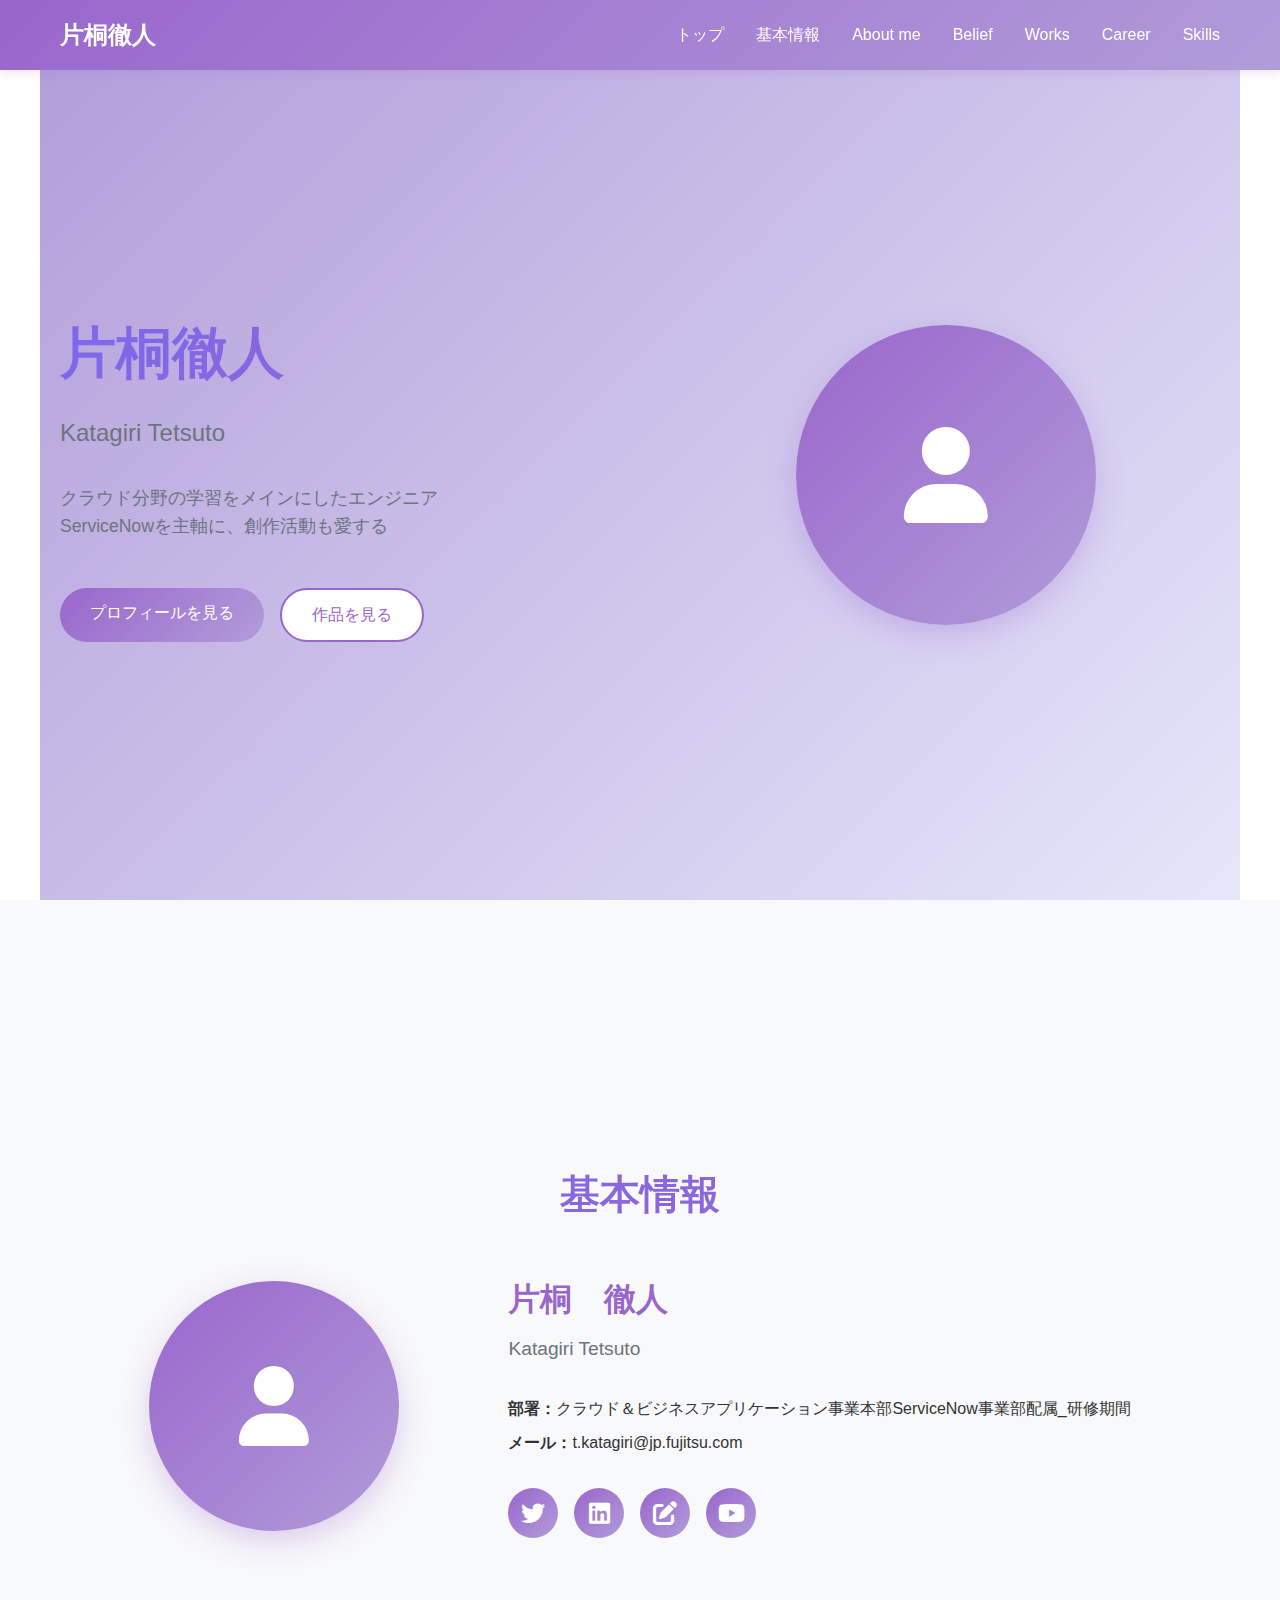
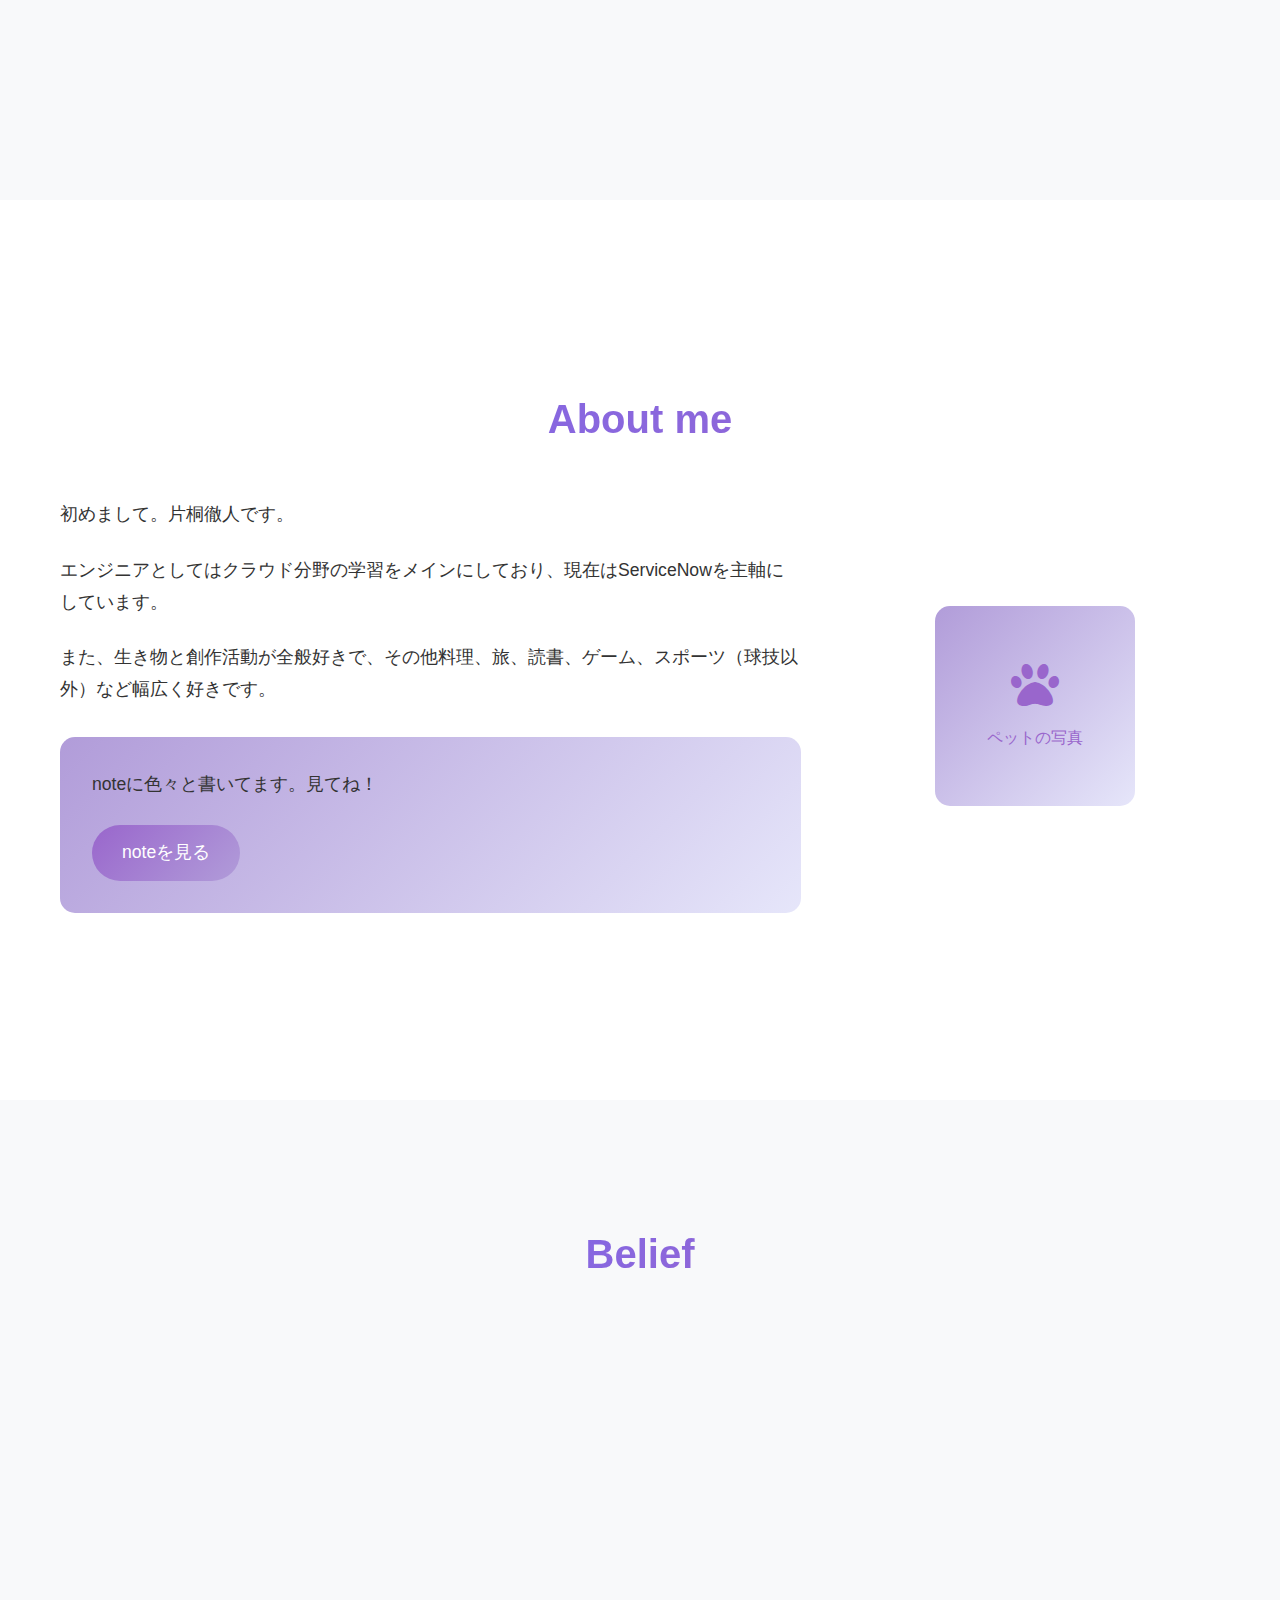
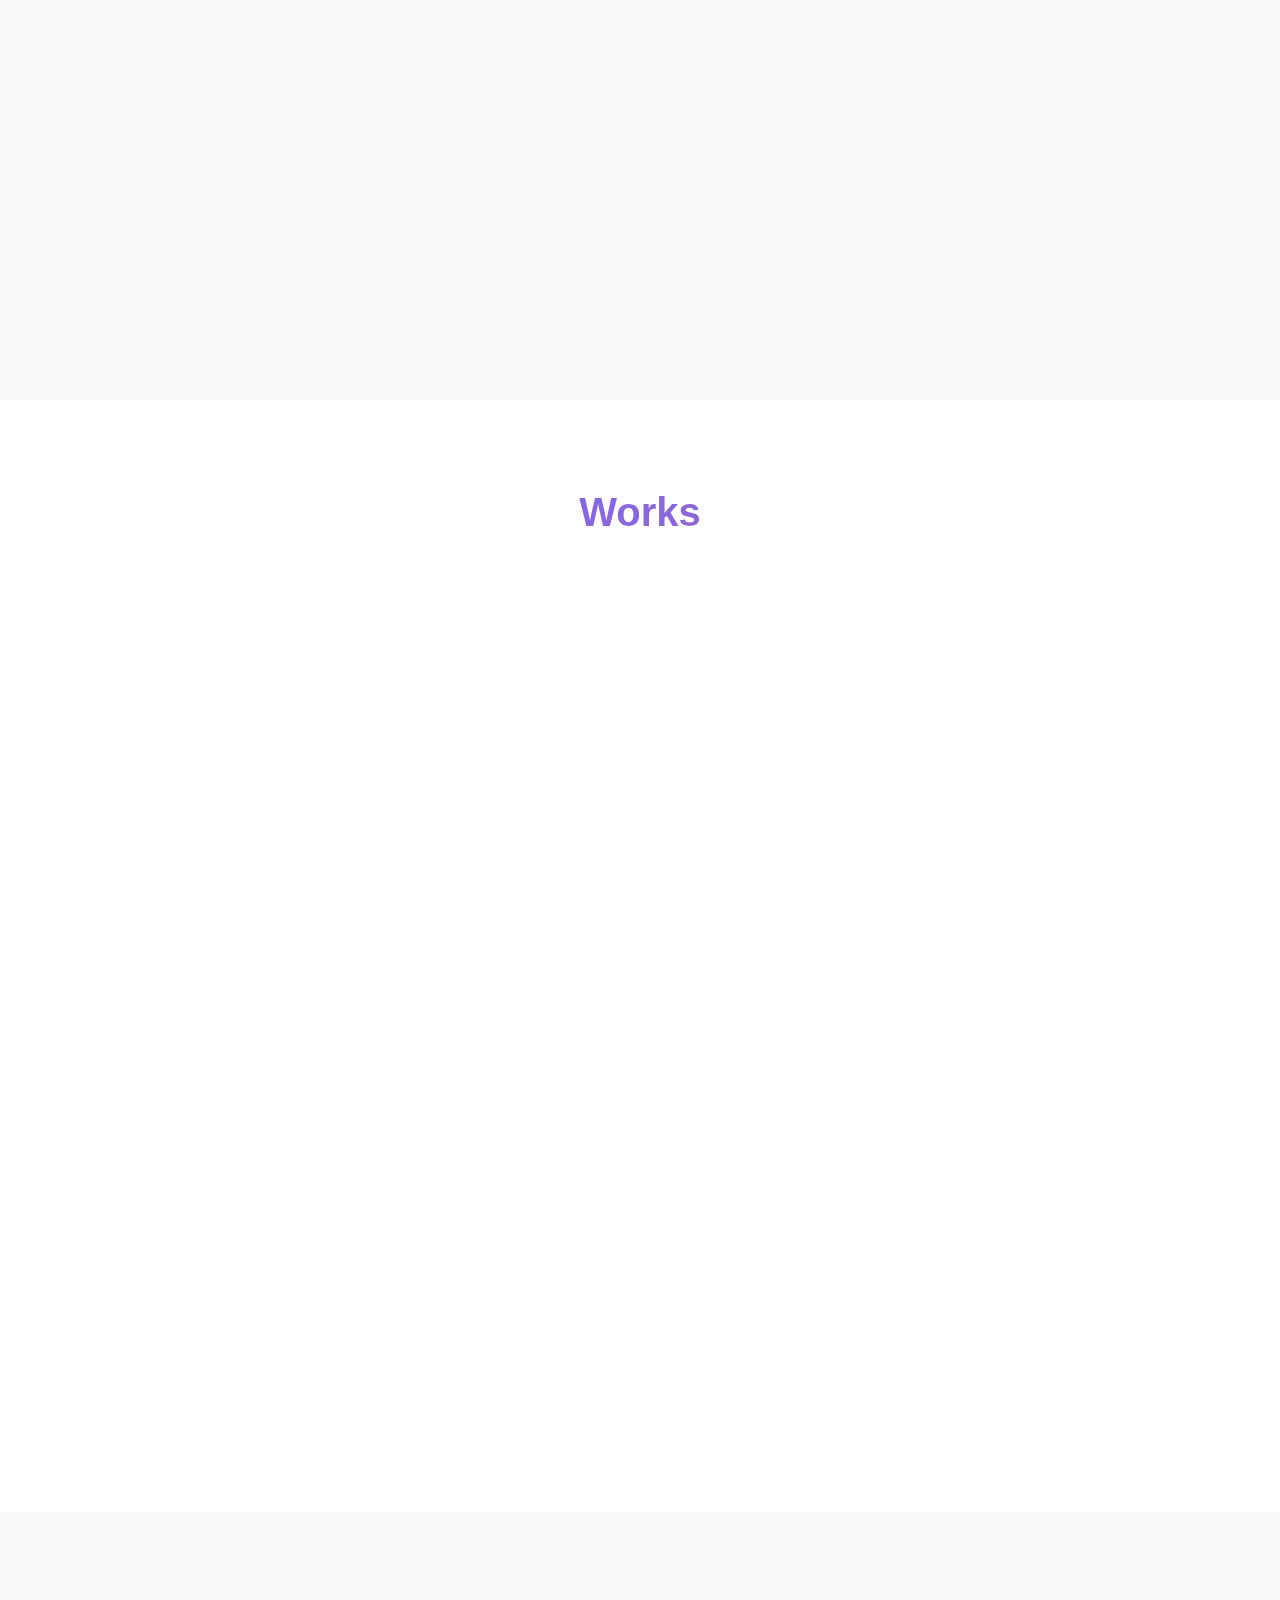
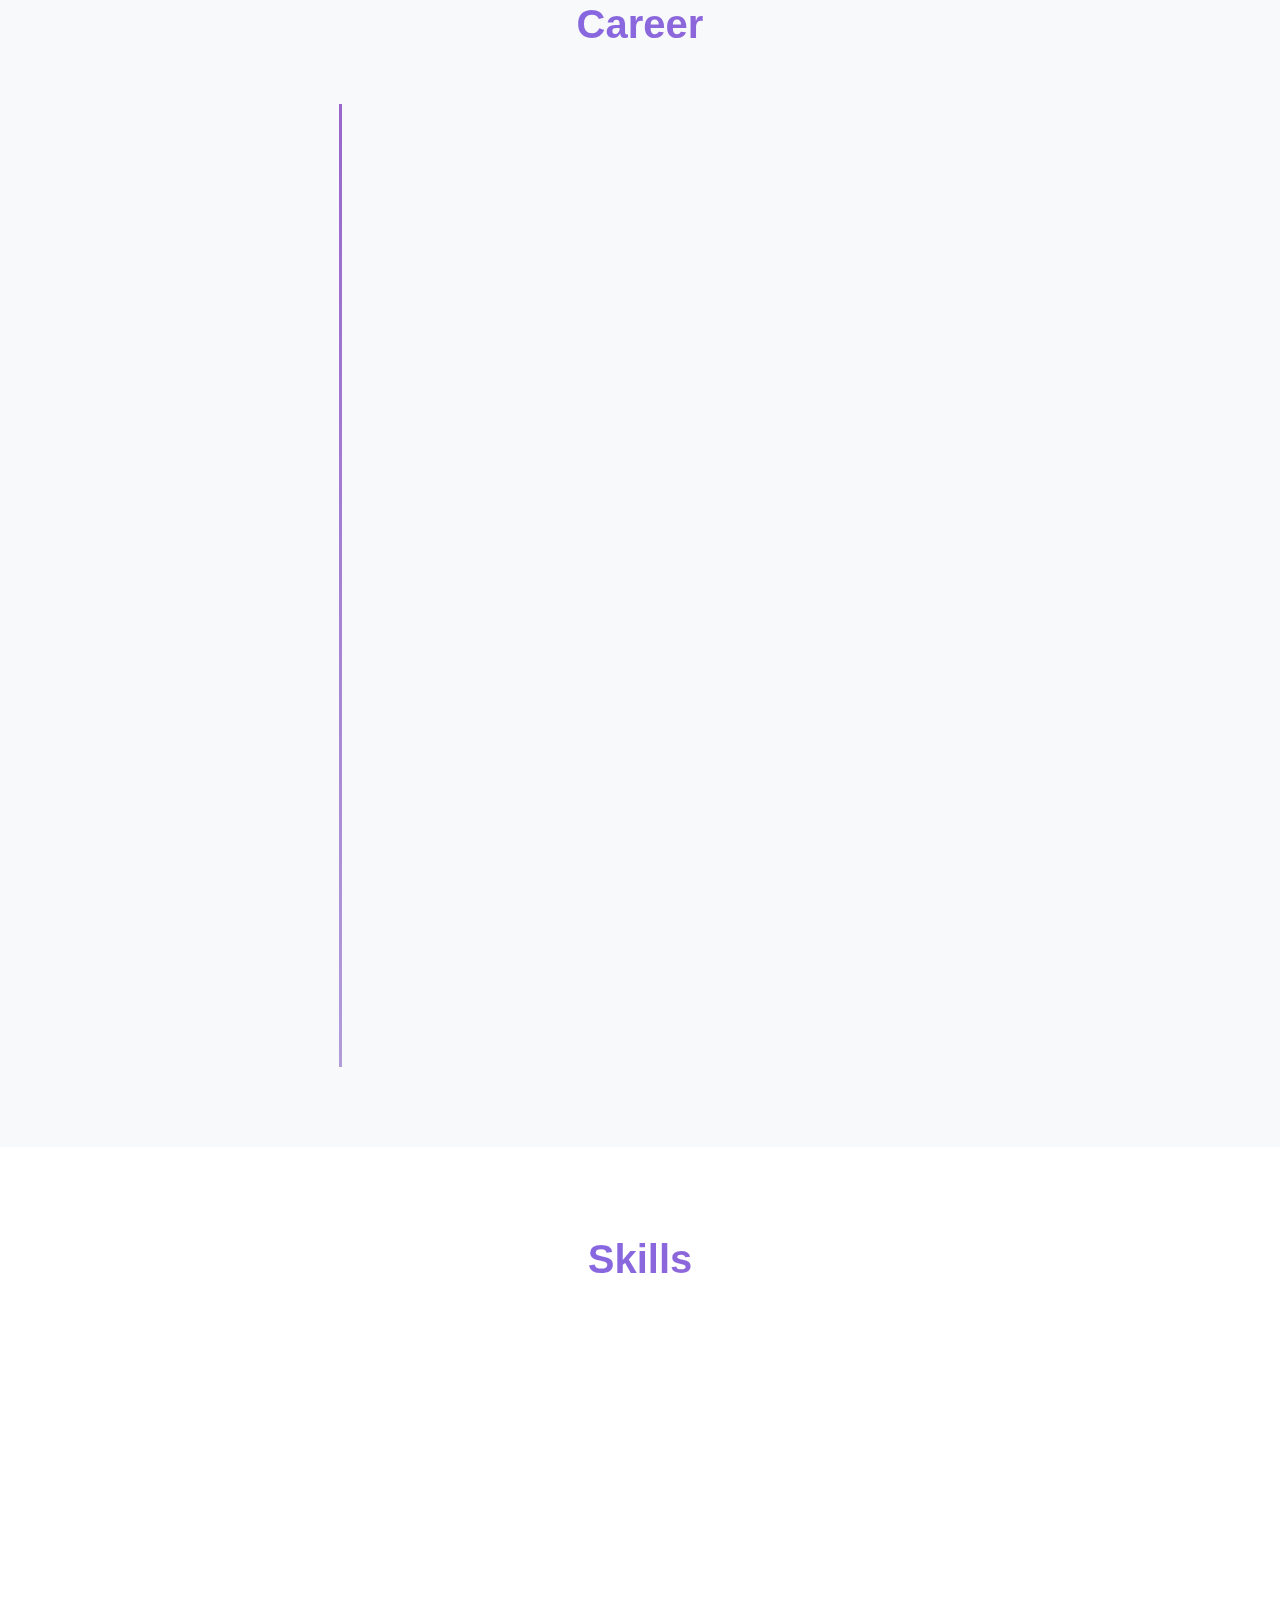
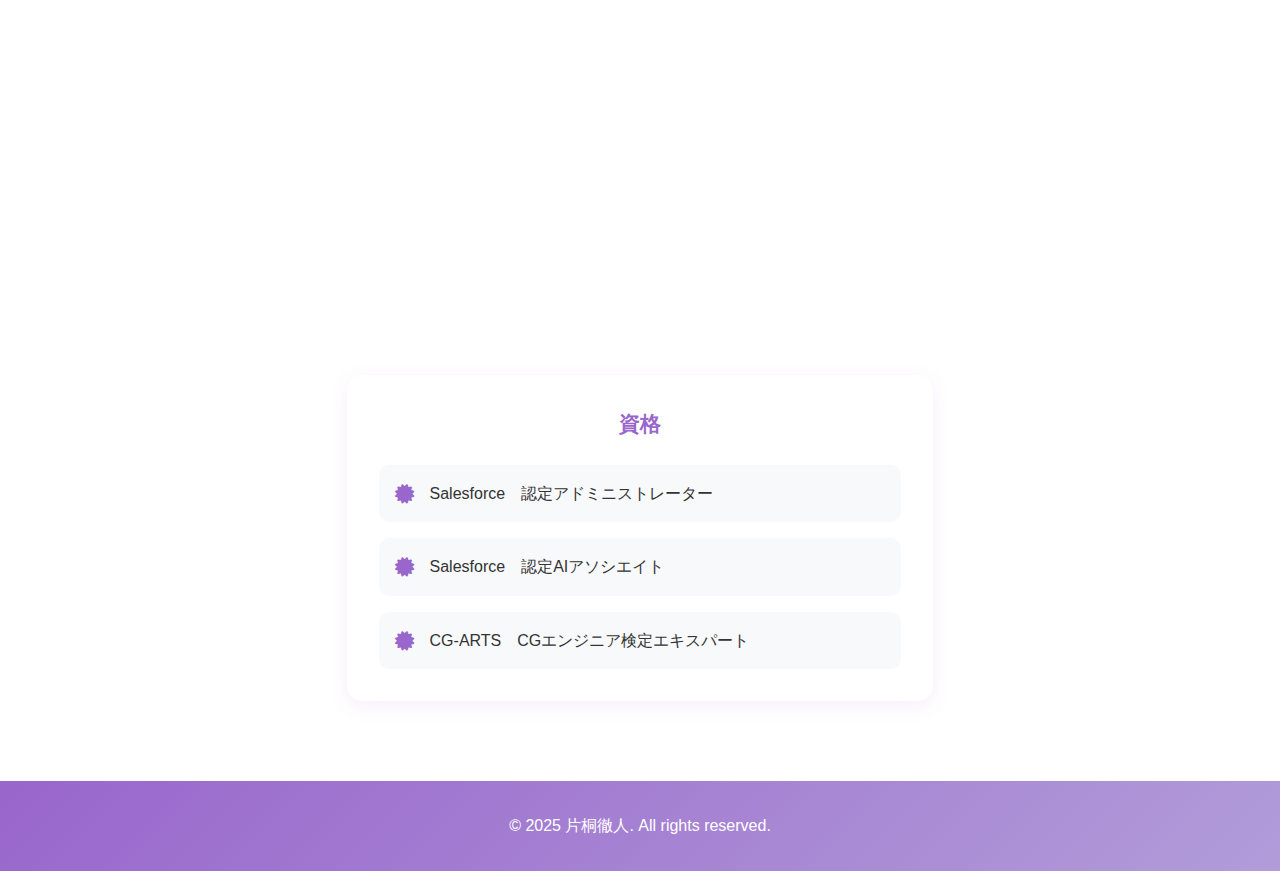
<file: index.html>
<!DOCTYPE html>
<html lang="ja">
  <head>
    <meta charset="UTF-8" />
    <meta name="viewport" content="width=device-width, initial-scale=1.0" />
    <title>片桐徹人 - 自己紹介</title>
    <link rel="stylesheet" href="styles.css" />
    <link
      href="https://cdnjs.cloudflare.com/ajax/libs/font-awesome/6.0.0/css/all.min.css"
      rel="stylesheet"
    />
  </head>
  <body>
    <!-- 戻るボタン (iframeで表示されている場合のみ表示) -->
    <button id="backButton" class="back-button" style="display: none">
      <i class="fas fa-arrow-left"></i>
      元のページに戻る
    </button>

    <!-- Navigation -->
    <nav class="navbar">
      <div class="nav-container">
        <div class="nav-logo">片桐徹人</div>
        <ul class="nav-menu">
          <li><a href="#home">トップ</a></li>
          <li><a href="#profile">基本情報</a></li>
          <li><a href="#about">About me</a></li>
          <li><a href="#belief">Belief</a></li>
          <li><a href="#works">Works</a></li>
          <li><a href="#career">Career</a></li>
          <li><a href="#skills">Skills</a></li>
        </ul>
      </div>
    </nav>

    <!-- Hero Section -->
    <section id="home" class="hero">
      <div class="hero-content">
        <h1 class="hero-title">片桐徹人</h1>
        <p class="hero-subtitle">Katagiri Tetsuto</p>
        <div class="hero-description">
          <p>クラウド分野の学習をメインにしたエンジニア</p>
          <p>ServiceNowを主軸に、創作活動も愛する</p>
        </div>
        <div class="hero-buttons">
          <a href="#profile" class="btn btn-primary">プロフィールを見る</a>
          <a href="#works" class="btn btn-secondary">作品を見る</a>
        </div>
      </div>
      <div class="hero-image">
        <div class="profile-placeholder">
          <i class="fas fa-user"></i>
        </div>
      </div>
    </section>

    <!-- Profile Section -->
    <section id="profile" class="profile">
      <div class="container">
        <h2 class="section-title">基本情報</h2>
        <div class="profile-content">
          <div class="profile-image">
            <div class="profile-placeholder">
              <i class="fas fa-user"></i>
            </div>
          </div>
          <div class="profile-info">
            <h3>片桐　徹人</h3>
            <p class="profile-english">Katagiri Tetsuto</p>
            <div class="profile-details">
              <p>
                <strong>部署：</strong
                >クラウド＆ビジネスアプリケーション事業本部ServiceNow事業部配属_研修期間
              </p>
              <p><strong>メール：</strong>t.katagiri@jp.fujitsu.com</p>
            </div>
            <div class="social-links">
              <a
                href="https://x.com/Azamiushi"
                target="_blank"
                class="social-link"
              >
                <i class="fab fa-twitter"></i>
              </a>
              <a
                href="https://www.linkedin.com/in/徹人-片桐-9ab055322"
                target="_blank"
                class="social-link"
              >
                <i class="fab fa-linkedin"></i>
              </a>
              <a
                href="https://note.com/katagiri_tetsuto"
                target="_blank"
                class="social-link"
              >
                <i class="fas fa-edit"></i>
              </a>
              <a
                href="https://youtube.com/@azamiushi"
                target="_blank"
                class="social-link"
              >
                <i class="fab fa-youtube"></i>
              </a>
            </div>
          </div>
        </div>
      </div>
    </section>

    <!-- About Section -->
    <section id="about" class="about">
      <div class="container">
        <h2 class="section-title">About me</h2>
        <div class="about-content">
          <div class="about-text">
            <p>初めまして。片桐徹人です。</p>
            <p>
              エンジニアとしてはクラウド分野の学習をメインにしており、現在はServiceNowを主軸にしています。
            </p>
            <p>
              また、生き物と創作活動が全般好きで、その他料理、旅、読書、ゲーム、スポーツ（球技以外）など幅広く好きです。
            </p>
            <div class="note-section">
              <p>noteに色々と書いてます。見てね！</p>
              <a
                href="https://note.com/katagiri_tetsuto"
                target="_blank"
                class="btn btn-primary"
                >noteを見る</a
              >
            </div>
          </div>
          <div class="about-image">
            <div class="pet-placeholder">
              <i class="fas fa-paw"></i>
              <p>ペットの写真</p>
            </div>
          </div>
        </div>
      </div>
    </section>

    <!-- Belief Section -->
    <section id="belief" class="belief">
      <div class="container">
        <h2 class="section-title">Belief</h2>
        <div class="belief-content">
          <div class="belief-card">
            <h3>モットー</h3>
            <p>変化と学びを積み重ね、好きと面白いに従って行動する</p>
          </div>
          <div class="belief-card">
            <h3>ロールモデル</h3>
            <p><strong>フリーレン</strong></p>
            <p>理由は下記の記事を見てね！</p>
            <a
              href="https://note.com/katagiri_tetsuto"
              target="_blank"
              class="btn btn-secondary"
              >記事を読む</a
            >
          </div>
        </div>
      </div>
    </section>

    <!-- Works Section -->
    <section id="works" class="works">
      <div class="container">
        <h2 class="section-title">Works</h2>
        <div class="works-grid">
          <div class="work-card">
            <div class="work-image">
              <i class="fas fa-cube"></i>
            </div>
            <div class="work-content">
              <h3>The Backrooms再現</h3>
              <p>Blenderを用いてThe Backroomsを再現しました。</p>
              <a
                href="https://youtube.com/@azamiushi"
                target="_blank"
                class="work-video"
              >
                <i class="fas fa-play-circle"></i>
                <span>動画を見る</span>
              </a>
            </div>
          </div>
          <div class="work-card">
            <div class="work-image">
              <i class="fas fa-video"></i>
            </div>
            <div class="work-content">
              <h3>その他最近の作成</h3>
              <p>様々な創作活動を行っています。</p>
              <a
                href="https://youtube.com/@azamiushi"
                target="_blank"
                class="work-video"
              >
                <i class="fas fa-play-circle"></i>
                <span>動画を見る</span>
              </a>
            </div>
          </div>
        </div>
      </div>
    </section>

    <!-- Career Section -->
    <section id="career" class="career">
      <div class="container">
        <h2 class="section-title">Career</h2>
        <div class="timeline">
          <div class="timeline-item">
            <div class="timeline-date">2021年4月 ～ 2025年3月</div>
            <div class="timeline-content">
              <h3>広島大学</h3>
              <ul>
                <li>情報科学科情報科学部 情報科学科</li>
                <li>ビジュアル情報学研究室</li>
                <li>体育会体操部 主将</li>
                <li>en-courage CS</li>
              </ul>
            </div>
          </div>
          <div class="timeline-item">
            <div class="timeline-date">2023年3月 ～ 2025年1月</div>
            <div class="timeline-content">
              <h3>ServiceNow</h3>
              <ul>
                <li>アカデミックプログラム（人材育成プログラム）</li>
              </ul>
            </div>
          </div>
          <div class="timeline-item">
            <div class="timeline-date">2024年11月 ～ 2025年5月</div>
            <div class="timeline-content">
              <h3>Salesforce</h3>
              <ul>
                <li>Pathfinder 第六期生（人材育成プログラム）</li>
              </ul>
            </div>
          </div>
          <div class="timeline-item">
            <div class="timeline-date">2025年4月 ～</div>
            <div class="timeline-content">
              <h3>Fujitsu</h3>
              <ul>
                <li>内定者アンバサダー　WelcomeMeetUp担当</li>
                <li>
                  クラウド＆ビジネスアプリケーション事業本部 ServiceNow部門
                </li>
                <li>導入研修F24サブリーダー、Role別研修CL02リーダー</li>
              </ul>
            </div>
          </div>
          <div class="timeline-item">
            <div class="timeline-date">2025年5月 ～</div>
            <div class="timeline-content">
              <h3>国立研究開発法人情報通信研究機構</h3>
              <ul>
                <li>
                  SecHack365（サイバーセキュリティに関する研究・開発プログラム）
                </li>
              </ul>
            </div>
          </div>
        </div>
      </div>
    </section>

    <!-- Skills Section -->
    <section id="skills" class="skills">
      <div class="container">
        <h2 class="section-title">Skills</h2>
        <div class="skills-grid">
          <div class="skill-category">
            <h3>Languages</h3>
            <div class="skill-tags">
              <span class="skill-tag">C</span>
              <span class="skill-tag">C#</span>
              <span class="skill-tag">Java</span>
              <span class="skill-tag">Python</span>
              <span class="skill-tag">Rust</span>
              <span class="skill-tag">JavaScript</span>
              <span class="skill-tag">Dart</span>
            </div>
          </div>
          <div class="skill-category">
            <h3>Frameworks</h3>
            <div class="skill-tags">
              <span class="skill-tag">Flutter</span>
              <span class="skill-tag">pygame</span>
              <span class="skill-tag">OpenCV</span>
              <span class="skill-tag">Scikit-learn</span>
            </div>
          </div>
          <div class="skill-category">
            <h3>Cloud Services</h3>
            <div class="skill-tags">
              <span class="skill-tag">ServiceNow</span>
              <span class="skill-tag">Salesforce</span>
              <span class="skill-tag">Google Cloud</span>
              <span class="skill-tag">Amazon Web Service</span>
            </div>
          </div>
          <div class="skill-category">
            <h3>Others</h3>
            <div class="skill-tags">
              <span class="skill-tag">HTML</span>
              <span class="skill-tag">CSS</span>
              <span class="skill-tag">SQL</span>
            </div>
          </div>
        </div>
        <div class="certifications">
          <h3>資格</h3>
          <div class="cert-list">
            <div class="cert-item">
              <i class="fas fa-certificate"></i>
              <span>Salesforce　認定アドミニストレーター</span>
            </div>
            <div class="cert-item">
              <i class="fas fa-certificate"></i>
              <span>Salesforce　認定AIアソシエイト</span>
            </div>
            <div class="cert-item">
              <i class="fas fa-certificate"></i>
              <span>CG-ARTS　CGエンジニア検定エキスパート</span>
            </div>
          </div>
        </div>
      </div>
    </section>

    <!-- Footer -->
    <footer class="footer">
      <div class="container">
        <p>&copy; 2025 片桐徹人. All rights reserved.</p>
      </div>
    </footer>

    <script src="script.js"></script>
  </body>
</html>
</file>
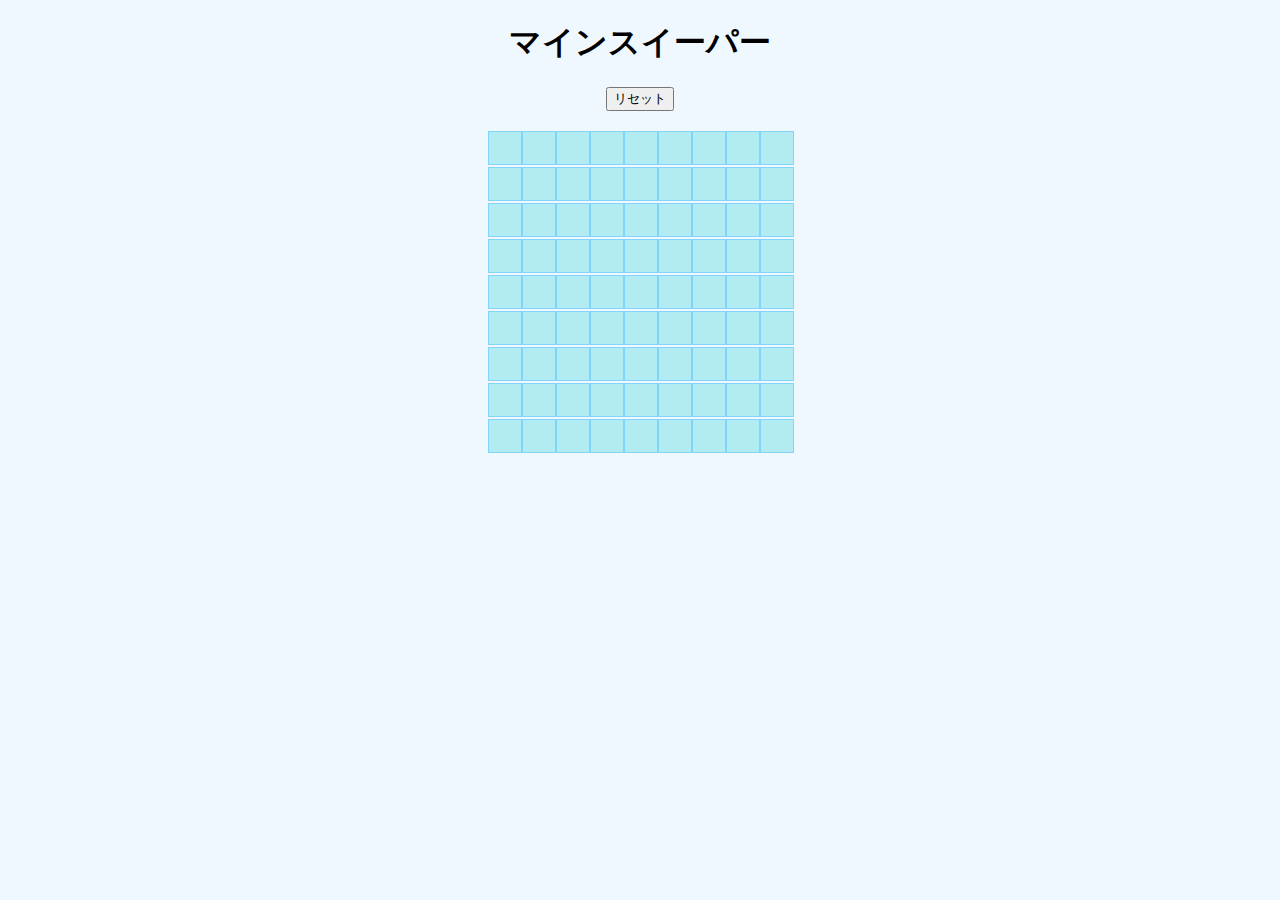
<file: minesweeper.html>
<!DOCTYPE html>
<html lang="ja">
<head>
  <meta charset="UTF-8">
  <title>マインスイーパー</title>
  <style>
    body { font-family: 'Segoe UI', sans-serif; background: #f0f8ff; }
    h1 { text-align: center; }
    #board {
      display: grid;
      grid-template-columns: repeat(9, 32px);
      grid-gap: 2px;
      justify-content: center;
      margin: 20px auto;
      width: max-content;
    }
    .cell {
      width: 32px; height: 32px;
      background: #b2ebf2;
      border: 1px solid #81d4fa;
      text-align: center;
      line-height: 32px;
      font-size: 1.1em;
      cursor: pointer;
      user-select: none;
      transition: background 0.2s;
    }
    .cell.open { background: #fff; cursor: default; }
    .cell.mine { background: #ff8a80; }
    .cell.flag { background: #ffd54f; }
    #status { text-align: center; margin: 10px; font-size: 1.2em; }
    #reset { display: block; margin: 0 auto 10px auto; }
  </style>
</head>
<body>
  <h1>マインスイーパー</h1>
  <button id="reset">リセット</button>
  <div id="status"></div>
  <div id="board"></div>
  <script>
    const ROWS = 9, COLS = 9, MINES = 10;
    let board = [], revealed = [], flagged = [], gameOver = false, cellsOpened = 0;

    function init() {
      board = Array.from({length: ROWS}, () => Array(COLS).fill(0));
      revealed = Array.from({length: ROWS}, () => Array(COLS).fill(false));
      flagged = Array.from({length: ROWS}, () => Array(COLS).fill(false));
      gameOver = false;
      cellsOpened = 0;
      // 地雷設置
      let mines = 0;
      while (mines < MINES) {
        let r = Math.floor(Math.random() * ROWS);
        let c = Math.floor(Math.random() * COLS);
        if (board[r][c] === 'M') continue;
        board[r][c] = 'M';
        mines++;
      }
      // 数字セット
      for (let r = 0; r < ROWS; r++) {
        for (let c = 0; c < COLS; c++) {
          if (board[r][c] === 'M') continue;
          let count = 0;
          for (let dr = -1; dr <= 1; dr++) {
            for (let dc = -1; dc <= 1; dc++) {
              let nr = r + dr, nc = c + dc;
              if (nr >= 0 && nr < ROWS && nc >= 0 && nc < COLS && board[nr][nc] === 'M') count++;
            }
          }
          board[r][c] = count;
        }
      }
      draw();
      document.getElementById('status').textContent = '';
    }

    function draw() {
      const boardDiv = document.getElementById('board');
      boardDiv.innerHTML = '';
      for (let r = 0; r < ROWS; r++) {
        for (let c = 0; c < COLS; c++) {
          const cell = document.createElement('div');
          cell.className = 'cell';
          if (revealed[r][c]) {
            cell.classList.add('open');
            if (board[r][c] === 'M') {
              cell.classList.add('mine');
              cell.textContent = '💣';
            } else if (board[r][c] > 0) {
              cell.textContent = board[r][c];
              cell.style.color = ['#2196f3','#388e3c','#f44336','#7b1fa2','#ff9800','#0097a7','#cddc39','#795548'][board[r][c]-1];
            }
          } else if (flagged[r][c]) {
            cell.classList.add('flag');
            cell.textContent = '🚩';
          }
          cell.oncontextmenu = e => { e.preventDefault(); flagCell(r, c); };
          cell.onclick = () => openCell(r, c);
          boardDiv.appendChild(cell);
        }
      }
    }

    function openCell(r, c) {
      if (gameOver || revealed[r][c] || flagged[r][c]) return;
      revealed[r][c] = true;
      cellsOpened++;
      if (board[r][c] === 'M') {
        gameOver = true;
        revealAll();
        document.getElementById('status').textContent = 'ゲームオーバー！';
        return;
      }
      if (board[r][c] === 0) {
        // 0なら周囲も開く
        for (let dr = -1; dr <= 1; dr++) {
          for (let dc = -1; dc <= 1; dc++) {
            let nr = r + dr, nc = c + dc;
            if (nr >= 0 && nr < ROWS && nc >= 0 && nc < COLS) {
              if (!revealed[nr][nc]) openCell(nr, nc);
            }
          }
        }
      }
      if (cellsOpened === ROWS * COLS - MINES) {
        gameOver = true;
        revealAll();
        document.getElementById('status').textContent = 'クリア！おめでとう！';
      }
      draw();
    }

    function flagCell(r, c) {
      if (gameOver || revealed[r][c]) return;
      flagged[r][c] = !flagged[r][c];
      draw();
    }

    function revealAll() {
      for (let r = 0; r < ROWS; r++)
        for (let c = 0; c < COLS; c++)
          revealed[r][c] = true;
      draw();
    }

    document.getElementById('reset').onclick = init;
    window.onload = init;
  </script>
</body>
</html>
</file>
<file: styles.css>
/* Reset and Base Styles */
* {
  margin: 0;
  padding: 0;
  box-sizing: border-box;
}

body {
  font-family: "Segoe UI", Tahoma, Geneva, Verdana, sans-serif;
  line-height: 1.6;
  color: #333;
  background-color: #ffffff;
}

/* Color Variables */
:root {
  --primary-color: #9966cc; /* アメジスト色 */
  --secondary-color: #b19cd9; /* ライトアメジスト */
  --accent-color: #7b68ee; /* アクセント色 */
  --gradient-1: linear-gradient(135deg, #9966cc, #b19cd9);
  --gradient-2: linear-gradient(135deg, #b19cd9, #e6e6fa);
  --gradient-3: linear-gradient(135deg, #7b68ee, #9966cc);
  --white: #ffffff;
  --light-gray: #f8f9fa;
  --gray: #6c757d;
  --dark-gray: #343a40;
}

/* Container */
.container {
  max-width: 1200px;
  margin: 0 auto;
  padding: 0 20px;
}

/* Navigation */
.navbar {
  background: var(--gradient-1);
  padding: 1rem 0;
  position: fixed;
  top: 0;
  left: 0;
  right: 0;
  z-index: 1000;
  box-shadow: 0 2px 10px rgba(153, 102, 204, 0.2);
}

.nav-container {
  max-width: 1200px;
  margin: 0 auto;
  display: flex;
  justify-content: space-between;
  align-items: center;
  padding: 0 20px;
}

.nav-logo {
  font-size: 1.5rem;
  font-weight: bold;
  color: var(--white);
}

.nav-menu {
  display: flex;
  list-style: none;
  gap: 2rem;
}

.nav-menu a {
  color: var(--white);
  text-decoration: none;
  transition: color 0.3s ease;
  position: relative;
}

.nav-menu a:hover,
.nav-menu a.active {
  color: #e6e6fa;
}

.nav-menu a.active::after {
  content: "";
  position: absolute;
  bottom: -5px;
  left: 0;
  right: 0;
  height: 2px;
  background: #e6e6fa;
  border-radius: 2px;
}

/* Hero Section */
.hero {
  min-height: 100vh;
  display: grid;
  grid-template-columns: 1fr 1fr;
  gap: 4rem;
  align-items: center;
  background: var(--gradient-2);
  padding: 100px 20px 50px;
  max-width: 1200px;
  margin: 0 auto;
  position: relative;
}

.hero-content h1 {
  font-size: 3.5rem;
  margin-bottom: 1rem;
  background: var(--gradient-3);
  -webkit-background-clip: text;
  -webkit-text-fill-color: transparent;
  background-clip: text;
}

.hero-subtitle {
  font-size: 1.5rem;
  color: var(--gray);
  margin-bottom: 2rem;
}

.hero-description {
  font-size: 1.1rem;
  color: var(--gray);
  margin-bottom: 3rem;
}

.hero-buttons {
  display: flex;
  gap: 1rem;
}

.btn {
  padding: 12px 30px;
  text-decoration: none;
  border-radius: 50px;
  font-weight: 500;
  transition: all 0.3s ease;
  display: inline-block;
}

.btn-primary {
  background: var(--gradient-1);
  color: var(--white);
}

.btn-primary:hover {
  transform: translateY(-2px);
  box-shadow: 0 5px 15px rgba(153, 102, 204, 0.3);
}

.btn-secondary {
  background: var(--white);
  color: var(--primary-color);
  border: 2px solid var(--primary-color);
}

.btn-secondary:hover {
  background: var(--primary-color);
  color: var(--white);
}

.hero-image {
  display: flex;
  justify-content: center;
  align-items: center;
}

.profile-placeholder {
  width: 300px;
  height: 300px;
  border-radius: 50%;
  background: var(--gradient-1);
  display: flex;
  align-items: center;
  justify-content: center;
  color: var(--white);
  font-size: 6rem;
  box-shadow: 0 10px 30px rgba(153, 102, 204, 0.3);
}

/* Section Styles */
section {
  padding: 80px 0;
  position: relative;
  min-height: 100vh;
  display: flex;
  flex-direction: column;
  justify-content: center;
}

.section-title {
  text-align: center;
  font-size: 2.5rem;
  margin-bottom: 3rem;
  background: var(--gradient-3);
  -webkit-background-clip: text;
  -webkit-text-fill-color: transparent;
  background-clip: text;
}

/* Scroll Arrow */
.scroll-arrow {
  position: absolute;
  bottom: 30px;
  left: 50%;
  transform: translateX(-50%);
  z-index: 100;
}

.arrow-btn {
  display: flex;
  align-items: center;
  justify-content: center;
  width: 50px;
  height: 50px;
  border-radius: 50%;
  background: var(--gradient-1);
  color: var(--white);
  text-decoration: none;
  transition: all 0.3s ease;
  box-shadow: 0 4px 15px rgba(153, 102, 204, 0.3);
  animation: bounce 2s infinite;
}

.arrow-btn:hover {
  transform: scale(1.1);
  box-shadow: 0 6px 20px rgba(153, 102, 204, 0.4);
}

.arrow-btn.back-to-top {
  background: var(--gradient-3);
}

@keyframes bounce {
  0%,
  20%,
  50%,
  80%,
  100% {
    transform: translateY(0);
  }
  40% {
    transform: translateY(-10px);
  }
  60% {
    transform: translateY(-5px);
  }
}

/* Profile Section */
.profile {
  background: var(--light-gray);
}

.profile .container {
  height: 100%;
  display: flex;
  flex-direction: column;
  justify-content: center;
}

.profile-content {
  display: grid;
  grid-template-columns: 1fr 2fr;
  gap: 3rem;
  align-items: center;
}

.profile-image .profile-placeholder {
  width: 250px;
  height: 250px;
  font-size: 5rem;
}

.profile-info h3 {
  font-size: 2rem;
  margin-bottom: 0.5rem;
  color: var(--primary-color);
}

.profile-english {
  font-size: 1.2rem;
  color: var(--gray);
  margin-bottom: 2rem;
}

.profile-details {
  margin-bottom: 2rem;
}

.profile-details p {
  margin-bottom: 0.5rem;
}

.social-links {
  display: flex;
  gap: 1rem;
}

.social-link {
  width: 50px;
  height: 50px;
  border-radius: 50%;
  background: var(--gradient-1);
  display: flex;
  align-items: center;
  justify-content: center;
  color: var(--white);
  font-size: 1.5rem;
  text-decoration: none;
  transition: transform 0.3s ease;
}

.social-link:hover {
  transform: scale(1.1);
}

/* About Section */
.about .container {
  height: 100%;
  display: flex;
  flex-direction: column;
  justify-content: center;
}

.about-content {
  display: grid;
  grid-template-columns: 2fr 1fr;
  gap: 3rem;
  align-items: center;
}

.about-text {
  font-size: 1.1rem;
  line-height: 1.8;
}

.about-text p {
  margin-bottom: 1.5rem;
}

.note-section {
  background: var(--gradient-2);
  padding: 2rem;
  border-radius: 15px;
  margin-top: 2rem;
}

.pet-placeholder {
  width: 200px;
  height: 200px;
  border-radius: 15px;
  background: var(--gradient-2);
  display: flex;
  flex-direction: column;
  align-items: center;
  justify-content: center;
  color: var(--primary-color);
  font-size: 3rem;
  margin: 0 auto;
}

.pet-placeholder p {
  font-size: 1rem;
  margin-top: 1rem;
}

/* Belief Section */
.belief {
  background: var(--light-gray);
}

.belief .container {
  height: 100%;
  display: flex;
  flex-direction: column;
  justify-content: center;
}

.belief-content {
  display: grid;
  grid-template-columns: repeat(auto-fit, minmax(300px, 1fr));
  gap: 3rem;
}

.belief-card {
  background: var(--white);
  padding: 3rem;
  border-radius: 15px;
  text-align: center;
  box-shadow: 0 5px 20px rgba(153, 102, 204, 0.1);
  transition: transform 0.3s ease;
}

.belief-card:hover {
  transform: translateY(-5px);
}

.belief-card h3 {
  font-size: 1.5rem;
  margin-bottom: 1.5rem;
  color: var(--primary-color);
}

.belief-card p {
  margin-bottom: 1rem;
  line-height: 1.6;
}

/* Works Section */
.works .container {
  height: 100%;
  display: flex;
  flex-direction: column;
  justify-content: center;
}

.works-grid {
  display: grid;
  grid-template-columns: repeat(auto-fit, minmax(400px, 1fr));
  gap: 3rem;
}

.work-card {
  background: var(--white);
  border-radius: 15px;
  overflow: hidden;
  box-shadow: 0 5px 20px rgba(153, 102, 204, 0.1);
  transition: transform 0.3s ease;
}

.work-card:hover {
  transform: translateY(-5px);
}

.work-image {
  height: 200px;
  background: var(--gradient-2);
  display: flex;
  align-items: center;
  justify-content: center;
  color: var(--primary-color);
  font-size: 4rem;
}

.work-content {
  padding: 2rem;
}

.work-content h3 {
  font-size: 1.5rem;
  margin-bottom: 1rem;
  color: var(--primary-color);
}

.work-content p {
  margin-bottom: 1.5rem;
  line-height: 1.6;
}

.work-video {
  display: flex;
  align-items: center;
  gap: 0.5rem;
  color: var(--primary-color);
  font-size: 1.1rem;
  text-decoration: none;
  transition: color 0.3s ease;
}

.work-video:hover {
  color: var(--accent-color);
  text-decoration: underline;
}

/* Career Section */
.career {
  background: var(--light-gray);
}

.career .container {
  height: 100%;
  display: flex;
  flex-direction: column;
  justify-content: center;
}

.timeline {
  position: relative;
  padding-left: 2rem;
}

.timeline::before {
  content: "";
  position: absolute;
  left: 0;
  top: 0;
  bottom: 0;
  width: 3px;
  background: var(--gradient-1);
}

.timeline-item {
  position: relative;
  margin-bottom: 3rem;
  padding-left: 3rem;
}

.timeline-item::before {
  content: "";
  position: absolute;
  left: -1.5rem;
  top: 0;
  width: 15px;
  height: 15px;
  border-radius: 50%;
  background: var(--primary-color);
}

.timeline-date {
  font-size: 0.9rem;
  color: var(--gray);
  margin-bottom: 0.5rem;
}

.timeline-content h3 {
  font-size: 1.5rem;
  margin-bottom: 1rem;
  color: var(--primary-color);
}

.timeline-content ul {
  list-style: none;
  padding-left: 1rem;
}

.timeline-content li {
  margin-bottom: 0.5rem;
  position: relative;
}

.timeline-content li::before {
  content: "•";
  color: var(--primary-color);
  position: absolute;
  left: -1rem;
}

/* Skills Section */
.skills .container {
  height: 100%;
  display: flex;
  flex-direction: column;
  justify-content: center;
}

.skills-grid {
  display: grid;
  grid-template-columns: repeat(auto-fit, minmax(250px, 1fr));
  gap: 2rem;
  margin-bottom: 3rem;
}

.skill-category {
  background: var(--white);
  padding: 2rem;
  border-radius: 15px;
  box-shadow: 0 5px 20px rgba(153, 102, 204, 0.1);
}

.skill-category h3 {
  font-size: 1.3rem;
  margin-bottom: 1.5rem;
  color: var(--primary-color);
  text-align: center;
}

.skill-tags {
  display: flex;
  flex-wrap: wrap;
  gap: 0.5rem;
}

.skill-tag {
  background: var(--gradient-2);
  color: var(--primary-color);
  padding: 0.5rem 1rem;
  border-radius: 25px;
  font-size: 0.9rem;
  font-weight: 500;
}

.certifications {
  background: var(--white);
  padding: 2rem;
  border-radius: 15px;
  box-shadow: 0 5px 20px rgba(153, 102, 204, 0.1);
}

.certifications h3 {
  font-size: 1.3rem;
  margin-bottom: 1.5rem;
  color: var(--primary-color);
  text-align: center;
}

.cert-list {
  display: grid;
  grid-template-columns: repeat(auto-fit, minmax(300px, 1fr));
  gap: 1rem;
}

.cert-item {
  display: flex;
  align-items: center;
  gap: 1rem;
  padding: 1rem;
  background: var(--light-gray);
  border-radius: 10px;
}

.cert-item i {
  color: var(--primary-color);
  font-size: 1.2rem;
}

/* Footer */
.footer {
  background: var(--gradient-1);
  color: var(--white);
  text-align: center;
  padding: 2rem 0;
}

/* Responsive Design */
@media (max-width: 768px) {
  .hero {
    grid-template-columns: 1fr;
    text-align: center;
    gap: 2rem;
  }

  .hero-content h1 {
    font-size: 2.5rem;
  }

  .hero-buttons {
    flex-direction: column;
    align-items: center;
  }

  .profile-content {
    grid-template-columns: 1fr;
    text-align: center;
  }

  .about-content {
    grid-template-columns: 1fr;
    text-align: center;
  }

  .belief-content {
    grid-template-columns: 1fr;
  }

  .works-grid {
    grid-template-columns: 1fr;
  }

  .nav-menu {
    display: none;
  }

  .profile-placeholder {
    width: 200px;
    height: 200px;
    font-size: 4rem;
  }

  .pet-placeholder {
    width: 150px;
    height: 150px;
    font-size: 2rem;
  }

  .social-links {
    justify-content: center;
  }

  .timeline {
    padding-left: 1rem;
  }

  .timeline-item {
    padding-left: 2rem;
  }

  .scroll-arrow {
    bottom: 20px;
  }

  .arrow-btn {
    width: 40px;
    height: 40px;
    font-size: 0.9rem;
  }
}

/* Smooth Scrolling */
html {
  scroll-behavior: smooth;
}

/* Animations */
@keyframes fadeInUp {
  from {
    opacity: 0;
    transform: translateY(30px);
  }
  to {
    opacity: 1;
    transform: translateY(0);
  }
}

.hero-content,
.profile-content,
.about-content,
.belief-content,
.works-grid,
.timeline,
.skills-grid {
  animation: fadeInUp 0.8s ease-out;
}
</file>
